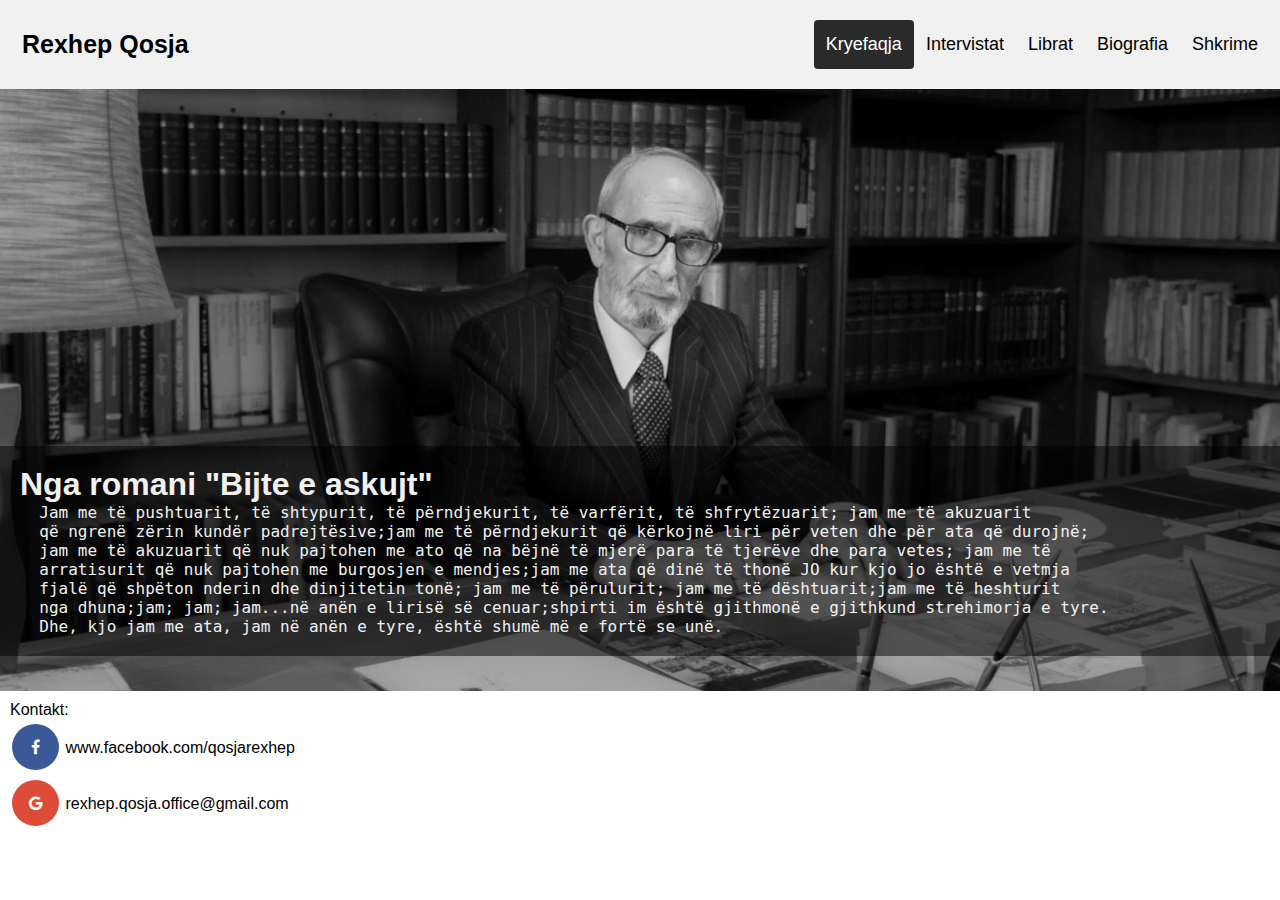
<file: html files/index.html>
<!DOCTYPE html>
<html>
<head>
  <title>Rexhep Qosja</title>
  <meta name="viewport" content="width=device-width, initial-scale=1">
  <link rel="stylesheet" type="text/css" href="../css files/index.css">
  <link rel="stylesheet" href="https://cdnjs.cloudflare.com/ajax/libs/font-awesome/4.7.0/css/font-awesome.min.css">
</head>
<body>

<div class="header">
  <a href="index.html" class="logo">Rexhep Qosja</a>
  <div class="header-right">
    <a class="active" href="#home">Kryefaqja</a>
    <a href="intervistat.html">Intervistat</a>
    <a href="books.html">Librat</a>
    <a href="biografia.html">Biografia</a>
    <a href="thenie.html">Shkrime</a>
  </div>
</div>

<div class="container">
  <img src="../photos/foto1.jpg" alt="Notebook" style="width:100%;">
  <div class="content">
    <h1>Nga romani "Bijte e askujt"</h1>
<pre>
  Jam me të pushtuarit, të shtypurit, të përndjekurit, të varfërit, të shfrytëzuarit; jam me të akuzuarit 
  që ngrenë zërin kundër padrejtësive;jam me të përndjekurit që kërkojnë liri për veten dhe për ata që durojnë; 
  jam me të akuzuarit që nuk pajtohen me ato që na bëjnë të mjerë para të tjerëve dhe para vetes; jam me të 
  arratisurit që nuk pajtohen me burgosjen e mendjes;jam me ata që dinë të thonë JO kur kjo jo është e vetmja 
  fjalë që shpëton nderin dhe dinjitetin tonë; jam me të përulurit; jam me të dështuarit;jam me të heshturit 
  nga dhuna;jam; jam; jam...në anën e lirisë së cenuar;shpirti im është gjithmonë e gjithkund strehimorja e tyre.
  Dhe, kjo jam me ata, jam në anën e tyre, është shumë më e fortë se unë.
</pre>
  </div>
</div>

<footer>
  <p>Kontakt: </p>
  <a href="https://www.facebook.com/qosjarexhep" class="fa fa-facebook"></a>
  <span> www.facebook.com/qosjarexhep</span><br>
  <a href="https://gmail.com/" class="fa fa-google"></a>
  <span> rexhep.qosja.office@gmail.com</span>
</footer>

</body>
</html>
</file>
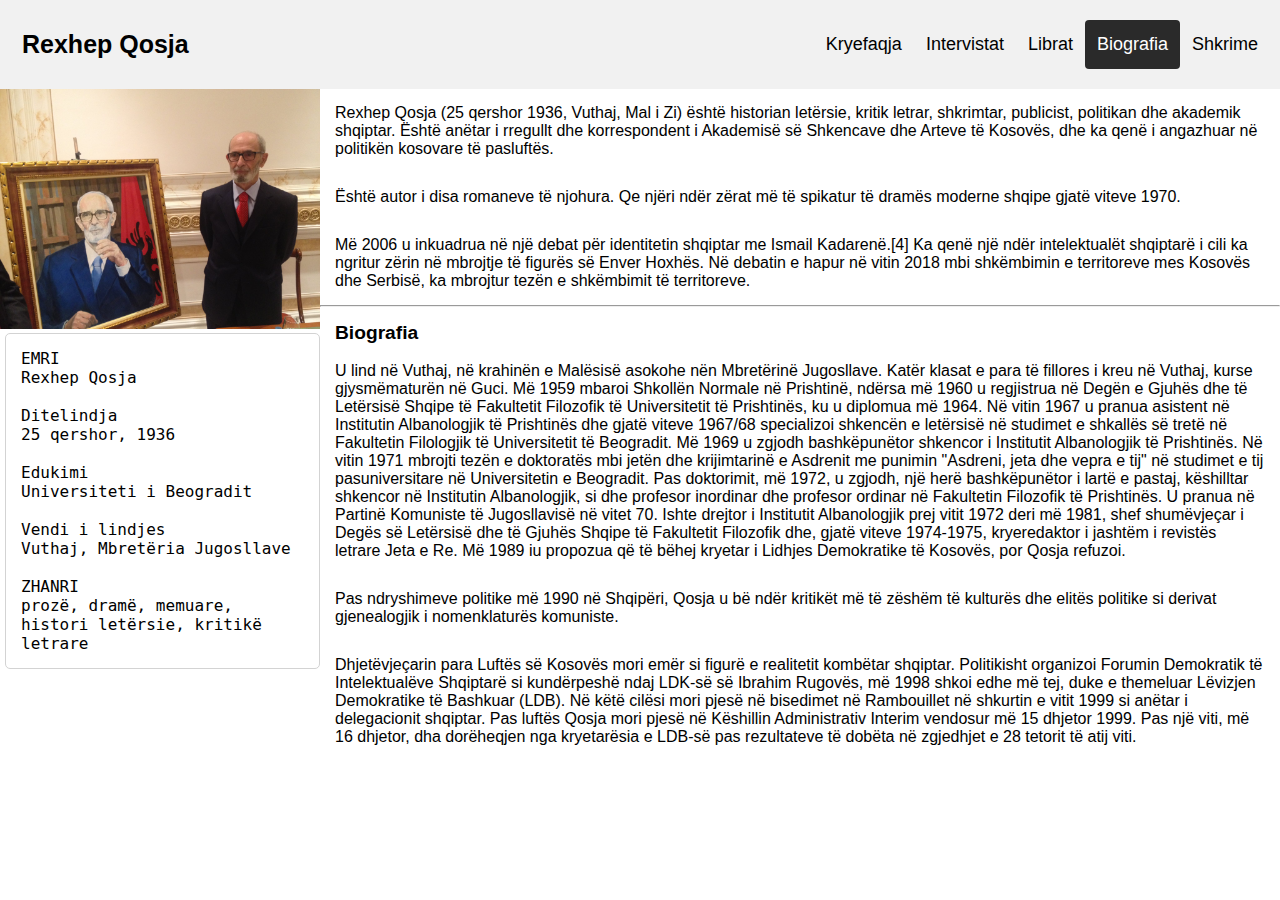
<file: html files/biografia.html>
<!DOCTYPE html>
<html>
<head>
	<title>Biografia</title>
	<link rel="stylesheet" type="text/css" href="../css files/index.css">
	<link rel="stylesheet" type="text/css" href="../css files/biografia.css">
</head>
<body>

<div class="header">
  <a href="index.html" class="logo">Rexhep Qosja</a>
  <div class="header-right">
    <a href="index.html">Kryefaqja</a>
    <a href="intervistat.html">Intervistat</a>
    <a href="books.html">Librat</a>
    <a class="active"  href="biografia.html">Biografia</a>
    <a href="thenie.html">Shkrime</a>
  </div>
</div>

<aside>
<img src="../photos/foto4.jpg" style="width: 100%; height: auto;">
<pre>
EMRI
Rexhep Qosja

Ditelindja
25 qershor, 1936

Edukimi
Universiteti i Beogradit

Vendi i lindjes
Vuthaj, Mbretëria Jugosllave

ZHANRI
prozë, dramë, memuare, 
histori letërsie, kritikë 
letrare
</pre>
</aside>

<section>
	<p>
		Rexhep Qosja (25 qershor 1936, Vuthaj, Mal i Zi) është historian letërsie, kritik letrar, shkrimtar, publicist, politikan dhe akademik shqiptar. Është anëtar i rregullt dhe korrespondent i Akademisë së Shkencave dhe Arteve të Kosovës, dhe ka qenë i angazhuar në politikën kosovare të pasluftës.
	</p>
	<p>
		Është autor i disa romaneve të njohura. Qe njëri ndër zërat më të spikatur të dramës moderne shqipe gjatë viteve 1970.
	</p>
	<p>
		Më 2006 u inkuadrua në një debat për identitetin shqiptar me Ismail Kadarenë.[4] Ka qenë një ndër intelektualët shqiptarë i cili ka ngritur zërin në mbrojtje të figurës së Enver Hoxhës. Në debatin e hapur në vitin 2018 mbi shkëmbimin e territoreve mes Kosovës dhe Serbisë, ka mbrojtur tezën e shkëmbimit të territoreve.
	</p>
	<hr>
	<p>
		<big><strong>Biografia</strong></big><br><br>
		U lind në Vuthaj, në krahinën e Malësisë asokohe nën Mbretërinë Jugosllave. Katër klasat e para të fillores i kreu në Vuthaj, kurse gjysmëmaturën në Guci. Më 1959 mbaroi Shkollën Normale në Prishtinë, ndërsa më 1960 u regjistrua në Degën e Gjuhës dhe të Letërsisë Shqipe të Fakultetit Filozofik të Universitetit të Prishtinës, ku u diplomua më 1964. Në vitin 1967 u pranua asistent në Institutin Albanologjik të Prishtinës dhe gjatë viteve 1967/68 specializoi shkencën e le­tërsisë në studimet e shkallës së tretë në Fakultetin Filologjik të Universitetit të Beogradit. Më 1969 u zgjodh bashkëpunëtor shkencor i Institutit Albanologjik të Prishtinës. Në vitin 1971 mbrojti tezën e doktoratës mbi jetën dhe krijimtarinë e Asdrenit me punimin "Asdreni, jeta dhe vepra e tij" në studimet e tij pasuniversitare në Universitetin e Beogradit. Pas doktorimit, më 1972, u zgjodh, një herë bashkëpunëtor i lartë e pastaj, këshilltar shkencor në Institutin Albanologjik, si dhe profesor inordinar dhe profesor ordinar në Fakultetin Filozofik të Prishtinës. U pranua në Partinë Komuniste të Jugosllavisë në vitet 70. Ishte drejtor i Institutit Albanologjik prej vitit 1972 deri më 1981, shef shumëvjeçar i Degës së Letërsisë dhe të Gjuhës Shqipe të Fakultetit Filozofik dhe, gjatë viteve 1974-1975, kryeredaktor i jashtëm i revistës letrare Jeta e Re. Më 1989 iu propozua që të bëhej kryetar i Lidhjes Demokratike të Kosovës, por Qosja refuzoi.
	</p>
	<p>
		Pas ndryshimeve politike më 1990 në Shqipëri, Qosja u bë ndër kritikët më të zëshëm të kulturës dhe elitës politike si derivat gjenealogjik i nomenklaturës komuniste.
	</p>
	<p>
		Dhjetëvjeçarin para Luftës së Kosovës mori emër si figurë e realitetit kombëtar shqiptar. Politikisht organizoi Forumin Demokratik të Intelektualëve Shqiptarë si kundërpeshë ndaj LDK-së së Ibrahim Rugovës, më 1998 shkoi edhe më tej, duke e themeluar Lëvizjen Demokratike të Bashkuar (LDB). Në këtë cilësi mori pjesë në bisedimet në Rambouillet në shkurtin e vitit 1999 si anëtar i delegacionit shqiptar. Pas luftës Qosja mori pjesë në Këshillin Administrativ Interim vendosur më 15 dhjetor 1999. Pas një viti, më 16 dhjetor, dha dorëheqjen nga kryetarësia e LDB-së pas rezultateve të dobëta në zgjedhjet e 28 tetorit të atij viti.
	</p>
</section>

</body>
</html>
</file>
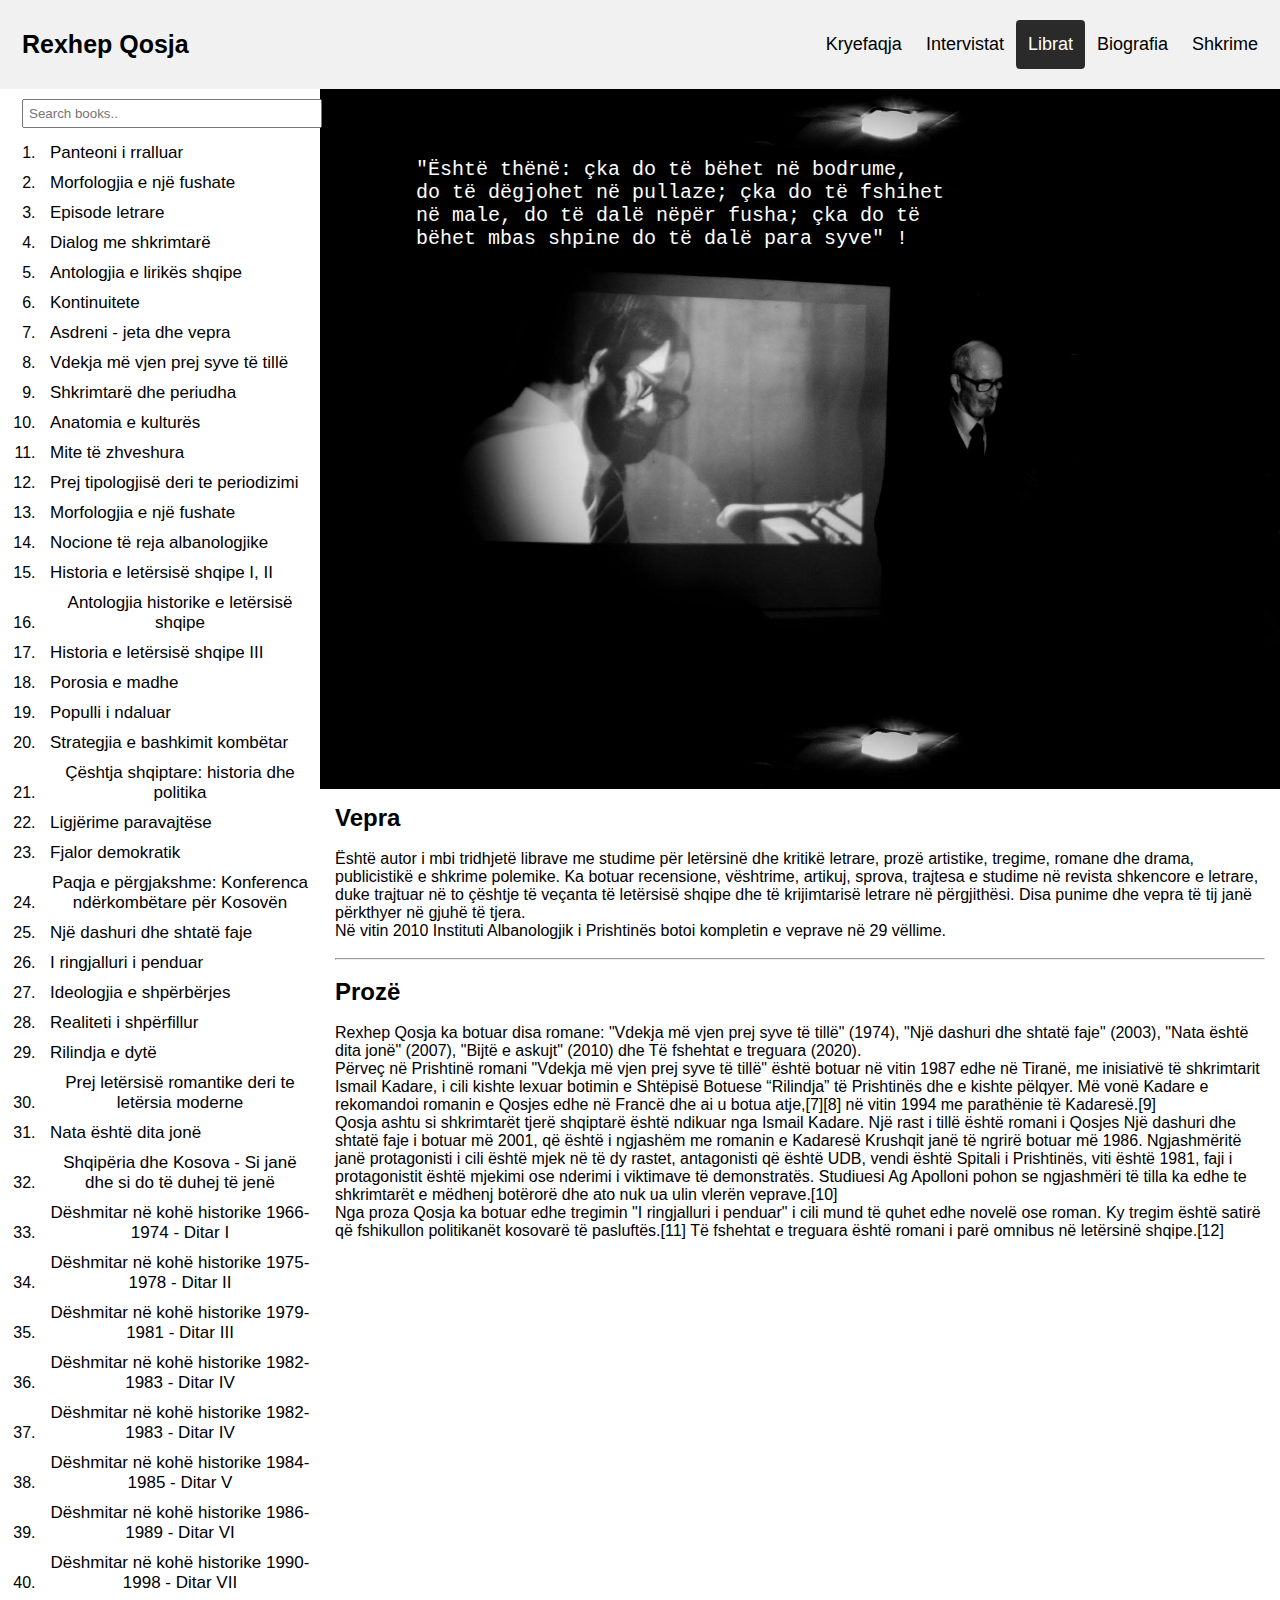
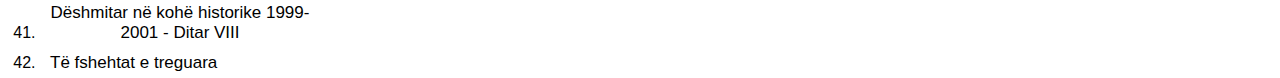
<file: html files/books.html>
<!DOCTYPE html>
<html>
<head>
  <title>Books</title>
  <meta name="viewport" content="width=device-width, initial-scale=1">
  <link rel="stylesheet" type="text/css" href="../css files/index.css">
  <link rel="stylesheet" type="text/css" href="../css files/books.css">
  <script type="text/javascript" src="../javascript files/books.js"></script>
</head>
<body>

<div class="header">
  <a href="index.html" class="logo">Rexhep Qosja</a>
  <div class="header-right">
    <a href="index.html">Kryefaqja</a>
    <a href="intervistat.html">Intervistat</a>
    <a class="active" href="books.html">Librat</a>
    <a href="biografia.html">Biografia</a>
    <a href="thenie.html">Shkrime</a>
  </div>
</div>

<aside id="pjesa">
  <pre><br><br>
        "Është thënë: çka do të bëhet në bodrume, 
        do të dëgjohet në pullaze; çka do të fshihet 
        në male, do të dalë nëpër fusha; çka do të 
        bëhet mbas shpine do të dalë para syve" !
  </pre>

<section>
  <h2>Vepra</h2><br>
  <p>
    Është autor i mbi tridhjetë librave me studime për letërsinë dhe kritikë letrare, prozë artistike, tregime, romane dhe drama, publicistikë e shkrime polemike. Ka botuar recensione, vështrime, artikuj, sprova, trajtesa e studime në revista shkencore e letrare, duke trajtuar në to çështje të veçanta të letërsisë shqipe dhe të krijimtarisë letrare në përgjithësi. Disa punime dhe vepra të tij janë përkthyer në gjuhë të tjera.
  </p>
  <p>
    Në vitin 2010 Instituti Albanologjik i Prishtinës botoi kompletin e veprave në 29 vëllime.
  </p><br>
  <hr><br>
  <h2>Prozë</h2><br>
  <p>Rexhep Qosja ka botuar disa romane: "Vdekja më vjen prej syve të tillë" (1974), "Një dashuri dhe shtatë faje" (2003), "Nata është dita jonë" (2007), "Bijtë e askujt" (2010) dhe Të fshehtat e treguara (2020).
  </p>
  <p>Përveç në Prishtinë romani "Vdekja më vjen prej syve të tillë" është botuar në vitin 1987 edhe në Tiranë, me inisiativë të shkrimtarit Ismail Kadare, i cili kishte lexuar botimin e Shtëpisë Botuese “Rilindja” të Prishtinës dhe e kishte pëlqyer. Më vonë Kadare e rekomandoi romanin e Qosjes edhe në Francë dhe ai u botua atje,[7][8] në vitin 1994 me parathënie të Kadaresë.[9]</p>
  <p>Qosja ashtu si shkrimtarët tjerë shqiptarë është ndikuar nga Ismail Kadare. Një rast i tillë është romani i Qosjes Një dashuri dhe shtatë faje i botuar më 2001, që është i ngjashëm me romanin e Kadaresë Krushqit janë të ngrirë botuar më 1986. Ngjashmëritë janë protagonisti i cili është mjek në të dy rastet, antagonisti që është UDB, vendi është Spitali i Prishtinës, viti është 1981, faji i protagonistit është mjekimi ose nderimi i viktimave të demonstratës. Studiuesi Ag Apolloni pohon se ngjashmëri të tilla ka edhe te shkrimtarët e mëdhenj botërorë dhe ato nuk ua ulin vlerën veprave.[10]
  </p>
  <p>Nga proza Qosja ka botuar edhe tregimin "I ringjalluri i penduar" i cili mund të quhet edhe novelë ose roman. Ky tregim është satirë që fshikullon politikanët kosovarë të pasluftës.[11] Të fshehtat e treguara është romani i parë omnibus në letërsinë shqipe.[12]
  </p>
</section>
</aside>

<div id="butonat">
  <input id="searchbar" onkeyup="search_book()" type="text" name="search" placeholder="Search books..">      
  <ol id='list'>
    <li class="librat"><button id="butoni1" onclick="shfaqPdf1()">Panteoni i rralluar</button></li>
    <li class="librat"><button id="butoni2" onclick="shfaqPdf2()">Morfologjia e një fushate</button></li>
    <li class="librat"><button id="butoni3" onclick="shfaqPdf3()">
      Episode letrare</button> <span id="nukEshte3" style="color: red;"></span> 
    </li>
    <li class="librat"><button id="butoni4" onclick="shfaqPdf4()">
      Dialog me shkrimtarë</button> <span id="nukEshte4" style="color: red;"></span> 
    </li>

    <li class="librat"><button id="butoni5" onclick="shfaqPdf5()">
      Antologjia e lirikës shqipe</button> <span id="nukEshte5" style="color: red;"></span>
    </li>
    <li class="librat"><button id="butoni6" onclick="shfaqPdf6()">
      Kontinuitete</button> <span id="nukEshte6" style="color: red;"></span>
    </li>
    <li class="librat"><button id="butoni7" onclick="shfaqPdf7()">
      Asdreni - jeta dhe vepra</button> <span id="nukEshte7" style="color: red;"></span>
    </li>
    <li class="librat"><button id="butoni8" onclick="shfaqPdf8()">
      Vdekja më vjen prej syve të tillë</button> <span id="nukEshte8" style="color: red;"></span>
    </li>
    <li class="librat"><button id="butoni9" onclick="shfaqPdf9()">
      Shkrimtarë dhe periudha</button> <span id="nukEshte9" style="color: red;"></span>
    </li>
    <li class="librat"><button id="butoni10" onclick="shfaqPdf10()">
      Anatomia e kulturës</button> <span id="nukEshte10" style="color: red;"></span>
    </li>
    <li class="librat"><button id="butoni11" onclick="shfaqPdf11()">
      Mite të zhveshura</button> <span id="nukEshte11" style="color: red;"></span>
    </li>
    <li class="librat"><button id="butoni12" onclick="shfaqPdf12()">
      Prej tipologjisë deri te periodizimi</button> <span id="nukEshte12" style="color: red;"></span>
    </li>
    <li class="librat"><button id="butoni13" onclick="shfaqPdf13()">
      Morfologjia e një fushate</button> <span id="nukEshte13" style="color: red;"></span>
    </li>
    <li class="librat"><button id="butoni14" onclick="shfaqPdf14()">
      Nocione të reja albanologjike</button> <span id="nukEshte14" style="color: red;"></span>
    </li>
    <li class="librat"><button id="butoni15" onclick="shfaqPdf15()">
      Historia e letërsisë shqipe I, II</button> <span id="nukEshte15" style="color: red;"></span>
    </li>
    <li class="librat"><button id="butoni16" onclick="shfaqPdf16()">
      Antologjia historike e letërsisë shqipe</button> <span id="nukEshte16" style="color: red;"></span>
    </li>
    <li class="librat"><button id="butoni17" onclick="shfaqPdf17()">
      Historia e letërsisë shqipe III</button> <span id="nukEshte17" style="color: red;"></span>
    </li>
    <li class="librat"><button id="butoni18" onclick="shfaqPdf18()">
      Porosia e madhe</button> <span id="nukEshte18" style="color: red;"></span>
    </li>
    <li class="librat"><button id="butoni19" onclick="shfaqPdf19()">
      Populli i ndaluar</button> <span id="nukEshte19" style="color: red;"></span>
    </li>
    <li class="librat"><button id="butoni20" onclick="shfaqPdf20()">
      Strategjia e bashkimit kombëtar</button> <span id="nukEshte20" style="color: red;"></span>
    </li>
    <li class="librat"><button id="butoni21" onclick="shfaqPdf21()">
      Çështja shqiptare: historia dhe politika</button> <span id="nukEshte21" style="color: red;"></span>
    </li>
    <li class="librat"><button id="butoni22" onclick="shfaqPdf22()">
      Ligjërime paravajtëse</button> <span id="nukEshte22" style="color: red;"></span>
    </li>
    <li class="librat"><button id="butoni23" onclick="shfaqPdf23()">
      Fjalor demokratik</button> <span id="nukEshte23" style="color: red;"></span>
    </li>
    <li class="librat"><button id="butoni24" onclick="shfaqPdf24()">
      Paqja e përgjakshme: Konferenca ndërkombëtare për Kosovën</button> <span id="nukEshte24" style="color: red;"></span>
    </li>
    <li class="librat"><button id="butoni25" onclick="shfaqPdf25()">
      Një dashuri dhe shtatë faje</button> <span id="nukEshte25" style="color: red;"></span>
    </li>
    <li class="librat"><button id="butoni26" onclick="shfaqPdf26()">
      I ringjalluri i penduar</button> <span id="nukEshte26" style="color: red;"></span>
    </li>
    <li class="librat"><button id="butoni27" onclick="shfaqPdf27()">
      Ideologjia e shpërbërjes</button> <span id="nukEshte27" style="color: red;"></span>
    </li>
    <li class="librat"><button id="butoni28" onclick="shfaqPdf28()">
      Realiteti i shpërfillur</button> <span id="nukEshte28" style="color: red;"></span>
    </li>
    <li class="librat"><button id="butoni29" onclick="shfaqPdf29()">
      Rilindja e dytë</button> <span id="nukEshte29" style="color: red;"></span>
    </li>
    <li class="librat"><button id="butoni30" onclick="shfaqPdf30()">
      Prej letërsisë romantike deri te letërsia moderne</button> <span id="nukEshte30" style="color: red;"></span>
    </li>
    <li class="librat"><button id="butoni31" onclick="shfaqPdf31()">
      Nata është dita jonë</button> <span id="nukEshte31" style="color: red;"></span>
    </li>
    <li class="librat"><button id="butoni32" onclick="shfaqPdf32()">
      Shqipëria dhe Kosova - Si janë dhe si do të duhej të jenë</button> <span id="nukEshte32" style="color: red;"></span>
    </li>
    <li class="librat"><button id="butoni33" onclick="shfaqPdf33()">
      Dëshmitar në kohë historike 1966-1974 - Ditar I</button> <span id="nukEshte33" style="color: red;"></span>
    </li>
    <li class="librat"><button id="butoni34" onclick="shfaqPdf34()">
      Dëshmitar në kohë historike 1975-1978 - Ditar II</button> <span id="nukEshte34" style="color: red;"></span>
    </li>
    <li class="librat"><button id="butoni35" onclick="shfaqPdf35()">
      Dëshmitar në kohë historike 1979-1981 - Ditar III</button> <span id="nukEshte35" style="color: red;"></span>
    </li>
    <li class="librat"><button id="butoni36" onclick="shfaqPdf36()">
      Dëshmitar në kohë historike 1982-1983 - Ditar IV</button> <span id="nukEshte36" style="color: red;"></span>
    </li>
    <li class="librat"><button id="butoni37" onclick="shfaqPdf37()">
      Dëshmitar në kohë historike 1982-1983 - Ditar IV</button> <span id="nukEshte37" style="color: red;"></span>
    </li>
    <li class="librat"><button id="butoni38" onclick="shfaqPdf38()">
      Dëshmitar në kohë historike 1984-1985 - Ditar V</button> <span id="nukEshte38" style="color: red;"></span>
    </li>
    <li class="librat"><button id="butoni39" onclick="shfaqPdf39()">
      Dëshmitar në kohë historike 1986-1989 - Ditar VI</button> <span id="nukEshte39" style="color: red;"></span>
    </li>
    <li class="librat"><button id="butoni40" onclick="shfaqPdf40()">
      Dëshmitar në kohë historike 1990-1998 - Ditar VII</button> <span id="nukEshte40" style="color: red;"></span>
    </li>
    <li class="librat"><button id="butoni41" onclick="shfaqPdf41()">Dëshmitar në kohë historike 1999-2001 - Ditar VIII</button> <span id="nukEshte41" style="color: red;"></span>
    </li>
    <li class="librat"><button id="butoni42" onclick="shfaqPdf42()">
      Të fshehtat e treguara</button> <span id="nukEshte42" style="color: red;"></span>
    </li>
  </ol>
</div>

<div id="book1" style="display: none;">
  <embed src="Rexhep QOSJA - Panteoni i rralluar.pdf#toolbar=0" type="application/pdf" width="100%" height="668px"></embed>
</div>
<div id="book2" style="display: none;">
  <embed src="Rexhep QOSJA - Morfologjia e një fushate.pdf#toolbar=0" type="application/pdf" width="100%" height="668px"></embed>
</div>

</body>
</html>
</file>
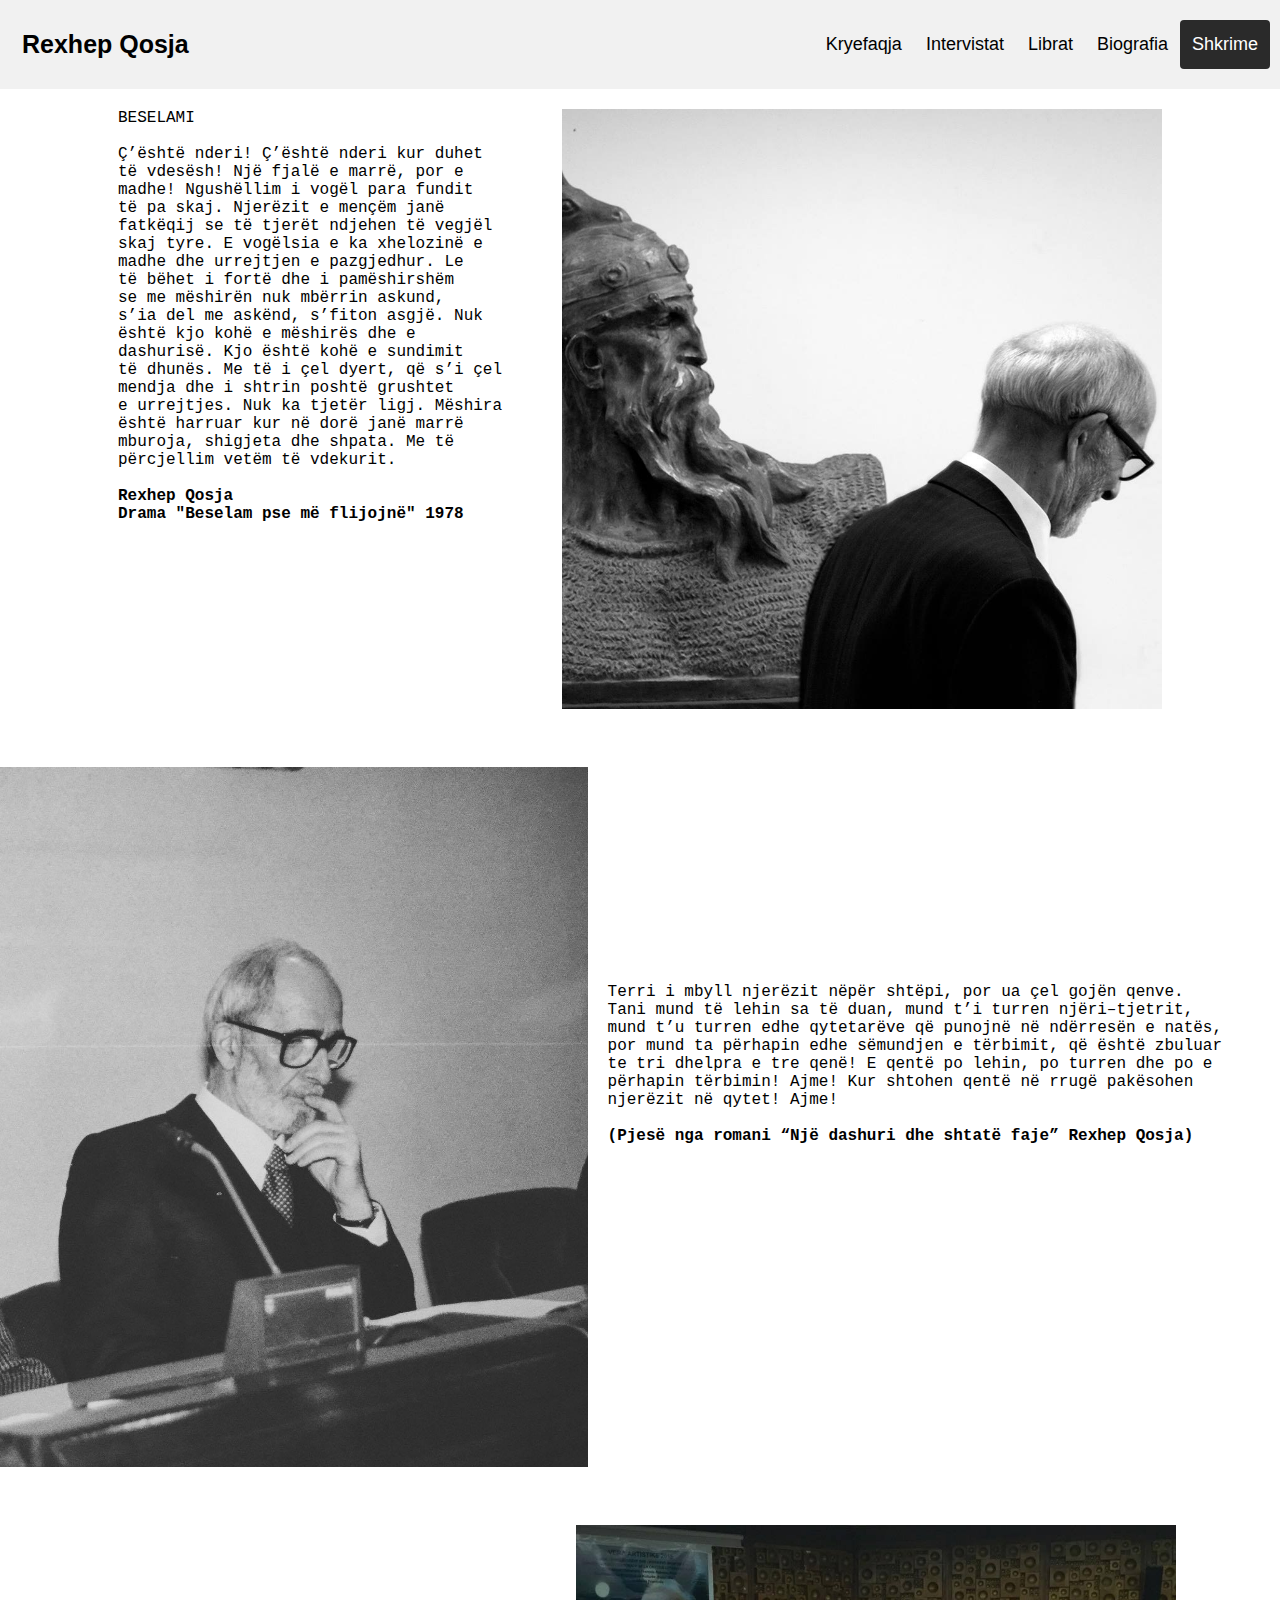
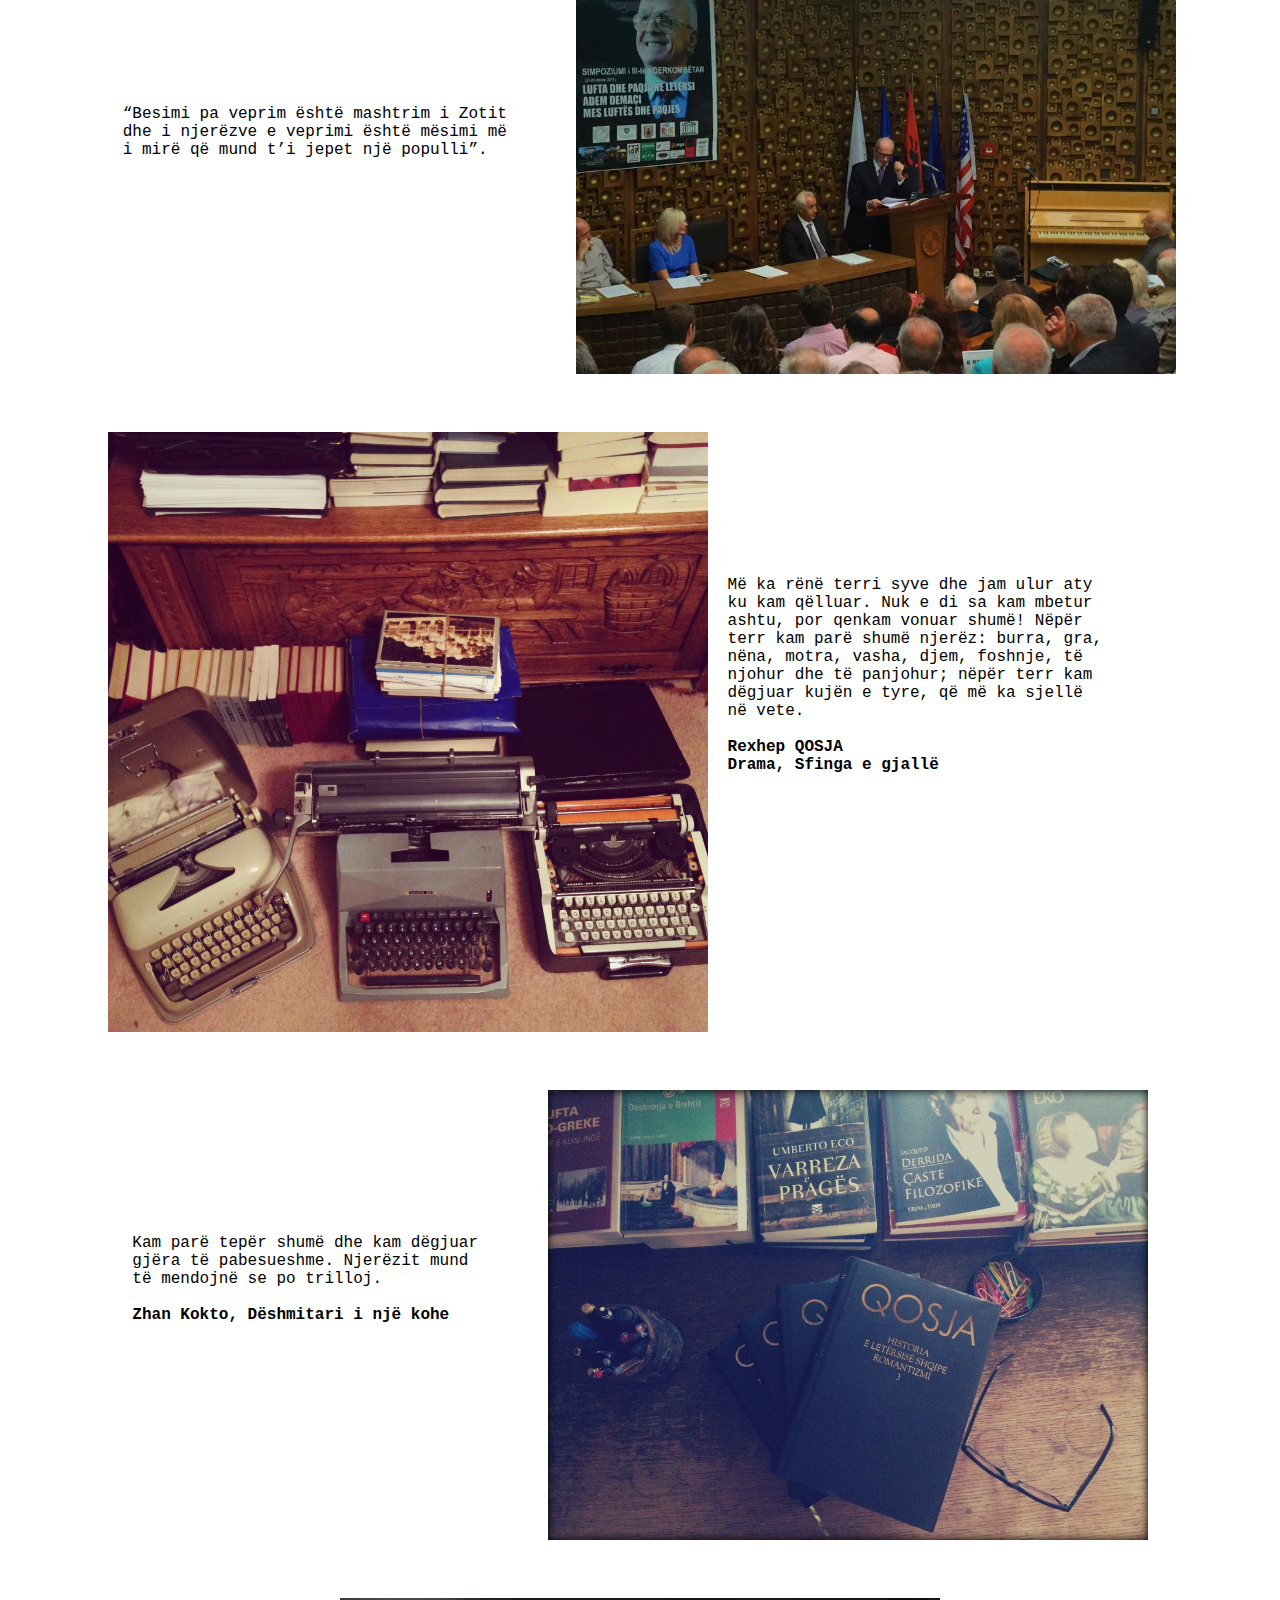
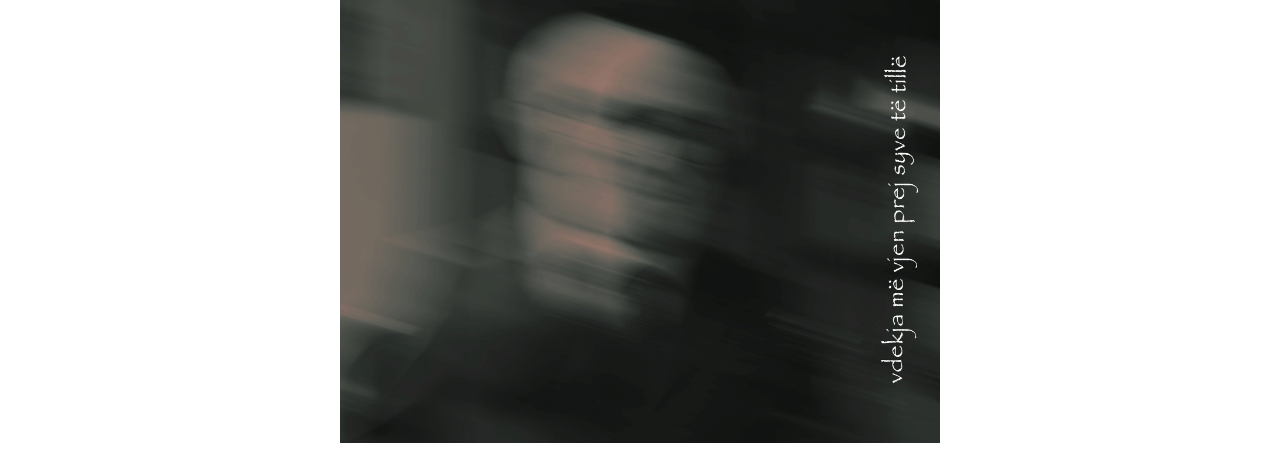
<file: html files/thenie.html>
<!DOCTYPE html>
<html>
<head>
	<title>Shkrime</title>
	<link rel="stylesheet" type="text/css" href="../css files/index.css">
  <link rel="stylesheet" type="text/css" href="../css files/thenie.css">
</head>
<body>

<div class="header">
  <a href="index.html" class="logo">Rexhep Qosja</a>
  <div class="header-right">
    <a href="index.html">Kryefaqja</a>
    <a href="intervistat.html">Intervistat</a>
    <a href="books.html">Librat</a>
    <a href="biografia.html">Biografia</a>
    <a class="active" href="thenie.html">Shkrime</a>
  </div>
</div>	

<section>
<pre>
BESELAMI

Ç’është nderi! Ç’është nderi kur duhet
të vdesësh! Një fjalë e marrë, por e
madhe! Ngushëllim i vogël para fundit
të pa skaj. Njerëzit e mençëm janë
fatkëqij se të tjerët ndjehen të vegjël
skaj tyre. E vogëlsia e ka xhelozinë e
madhe dhe urrejtjen e pazgjedhur. Le
të bëhet i fortë dhe i pamëshirshëm
se me mëshirën nuk mbërrin askund,
s’ia del me askënd, s’fiton asgjë. Nuk
është kjo kohë e mëshirës dhe e
dashurisë. Kjo është kohë e sundimit
të dhunës. Me të i çel dyert, që s’i çel
mendja dhe i shtrin poshtë grushtet
e urrejtjes. Nuk ka tjetër ligj. Mëshira
është harruar kur në dorë janë marrë
mburoja, shigjeta dhe shpata. Me të
përcjellim vetëm të vdekurit.
<strong>
Rexhep Qosja
Drama "Beselam pse më flijojnë" 1978</strong>
</pre>
<img src="../photos/foto2.jpg">
</section>

<br>

<section>
<img src="../photos/foto5.jpg">
<pre><br><br><br><br><br><br><br><br><br><br><br>
  Terri i mbyll njerëzit nëpër shtëpi, por ua çel gojën qenve. 
  Tani mund të lehin sa të duan, mund t’i turren njëri–tjetrit, 
  mund t’u turren edhe qytetarëve që punojnë në ndërresën e natës, 
  por mund ta përhapin edhe sëmundjen e tërbimit, që është zbuluar 
  te tri dhelpra e tre qenë! E qentë po lehin, po turren dhe po e 
  përhapin tërbimin! Ajme! Kur shtohen qentë në rrugë pakësohen 
  njerëzit në qytet! Ajme!
  <strong>
  (Pjesë nga romani “Një dashuri dhe shtatë faje” Rexhep Qosja)
  </strong>
</pre>
</section>

<br>

<section>
<pre><br><br><br><br><br><br><br><br><br>
  “Besimi pa veprim është mashtrim i Zotit 
  dhe i njerëzve e veprimi është mësimi më 
  i mirë që mund t’i jepet një populli”.
</pre>
<img src="../photos/foto6.jpg">
</section>

<br>

<section>
<img src="../photos/foto7.jpg">
<pre><br><br><br><br><br><br><br>
  Më ka rënë terri syve dhe jam ulur aty 
  ku kam qëlluar. Nuk e di sa kam mbetur 
  ashtu, por qenkam vonuar shumë! Nëpër 
  terr kam parë shumë njerëz: burra, gra, 
  nëna, motra, vasha, djem, foshnje, të 
  njohur dhe të panjohur; nëpër terr kam 
  dëgjuar kujën e tyre, që më ka sjellë 
  në vete.
<strong>
  Rexhep QOSJA
  Drama, Sfinga e gjallë
</strong>
</pre>
</section>

<br>

<section>
<pre><br><br><br><br><br><br><br>
Kam parë tepër shumë dhe kam dëgjuar 
gjëra të pabesueshme. Njerëzit mund 
të mendojnë se po trilloj.
<strong>
Zhan Kokto, Dëshmitari i një kohe
</strong>
</pre>
<img src="../photos/foto8.jpg">
</section>

<br>

<section>
<img src="../photos/foto9.jpg">
</section>

</body>
</html>
</file>
<file: css files/index.css>
* {
  margin: 0px;
  box-sizing: border-box;
}

body {
  font-family: Arial, Helvetica, sans-serif;
  font-size: 16px;
}

.header {
  overflow: hidden;
  background-color: #f1f1f1;
  padding: 20px 10px;
}

.header a {
  float: left;
  color: black;
  text-align: center;
  padding: 12px;
  text-decoration: none;
  font-size: 18px; 
  line-height: 25px;
  border-radius: 4px;
}

.header a.logo {
  font-size: 25px;
  font-weight: bold;
}

.header a:hover {
  background-color: #ddd;
  color: black;
}

.header a.active {
  background-color: #2a2a2a;
  color: white;
}

.header-right {
  float: right;
}

@media screen and (max-width: 550px) {
  .header a {
    float: none;
    display: block;
    text-align: left;
  }
  
  .header-right {
    float: none;
  }
}

.container {
  position: relative;
  margin: 0 auto;
}

.container img {vertical-align: middle;}

.container .content {
  position: absolute;
  bottom: 35px;
  background: rgb(0, 0, 0); /* Fallback color */
  background: rgba(0, 0, 0, 0.5); /* Black background with 0.5 opacity */
  color: #f1f1f1;
  width: 100%;
  padding: 20px;
}

footer {
  margin: 10px;
}
.fa {
  padding: 15px;
  width: 47px;
  text-align: center;
  text-decoration: none;
  margin: 5px 2px;
  border-radius: 50%;
}

.fa:hover {
    opacity: 0.7;
}

.fa-facebook{
  background: #3B5998;
  color: white;
}

.fa-google{
  background: #dd4b39;
  color: white;
}
</file>
<file: css files/biografia.css>
aside {
	height: 100%; 
	width: 25%; 
	float: left;
}

aside pre {
	margin-left: 5px;
	padding: 15px;
	border: 0.5px solid lightgrey;
	border-radius: 5px;
}

section {
	height: 100%; 
	width: 75%; 
	float: left;
}

section p {
	padding: 15px;
}
</file>
<file: css files/books.css>
button {
	border: none;
	background-color: white;
	font-size: 17px;
	padding: 5px 10px;
}

button:hover {
	border: none;
	border-radius: 5px;
	background-color: lightgrey;
	font-size: 17px;
	cursor: pointer;
}

#butonat {
	width: 25%;
	float: left;
}

input#searchbar {
	margin: 10px;
	margin-left: 22px;
	padding: 5px;
	width: 300px;
}

aside {
	width: 75%;
	float: right;
}

aside pre{
	width: 100%;
	background-image: url('../photos/foto3.jpg');
	color: white;
	background-size: 100%;
	height: 700px;
	font-size: 20px;
}

aside section {
	padding: 15px;
}
</file>
<file: css files/thenie.css>
section {
	margin: 20px;
	display: flex;
	justify-content: center;
}
section pre {
	float: left;
	padding-right: 60px;
}
section img {
	float: left;
	width: 600px;
	height: auto;
}
</file>
